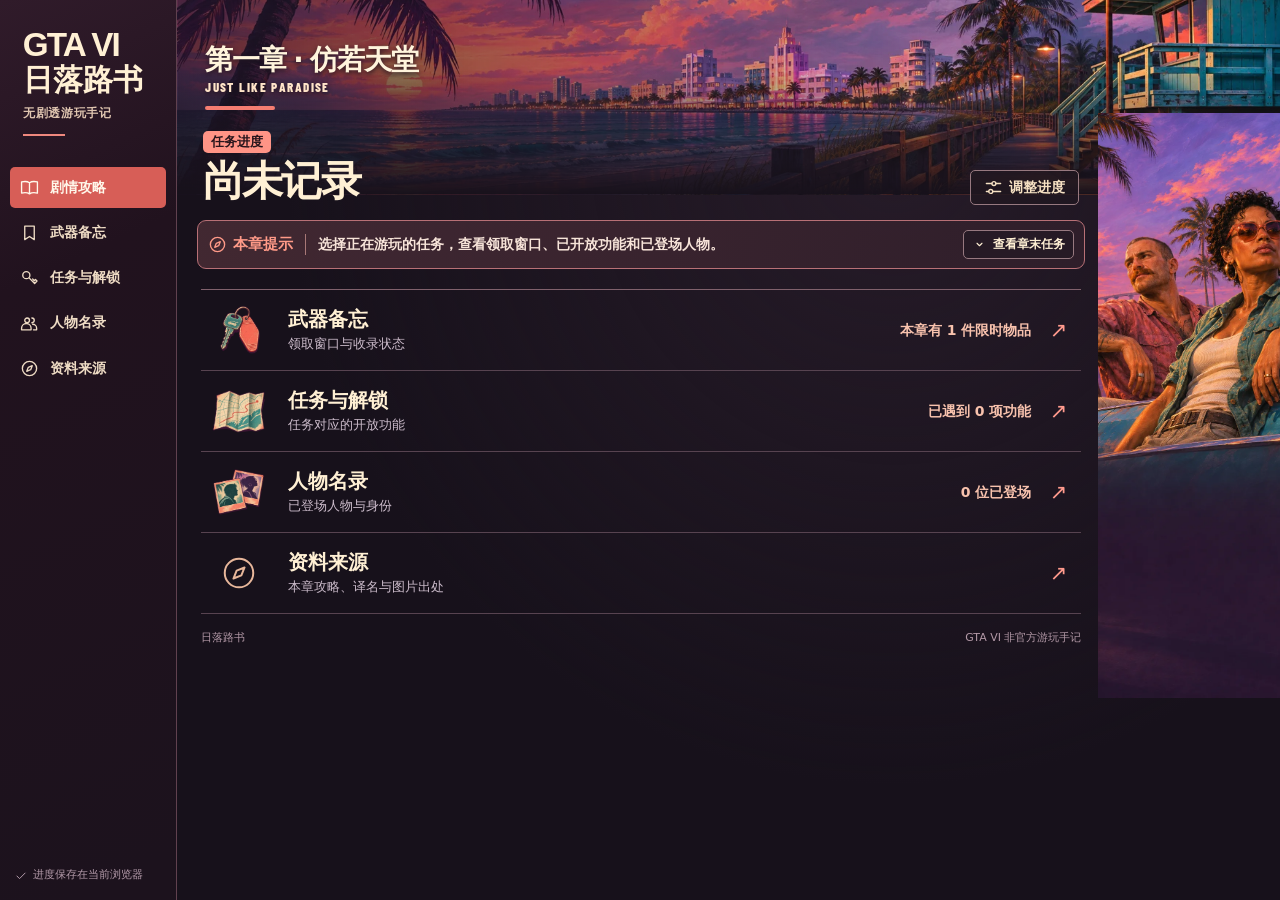
<file: public/index.html>
<!doctype html>
<html lang="zh-CN">
<head>
  <meta charset="utf-8">
  <meta name="viewport" content="width=device-width, initial-scale=1">
  <meta name="theme-color" content="#171223">
  <meta name="description" content="按当前章节和任务查看游玩提示、收集窗口与已登场人物。">
  <title>日落路书 · GTA VI 无剧透游玩手记</title>
  <link rel="icon" href="./assets/sunset.svg" type="image/svg+xml">
  <link rel="stylesheet" href="./style.css?v=c27040db05">
  <script defer src="./guide-data.js?v=90aa9e5026"></script>
  <script defer src="./app.js?v=c700e53a9c"></script>
</head>
<body data-page="chapter">
  <svg xmlns="http://www.w3.org/2000/svg" class="symbols" aria-hidden="true">
    <symbol id="i-people" viewBox="0 0 24 24"><circle cx="9" cy="8" r="3"/><path d="M2 20v-2a6 6 0 0 1 12 0v2Zm13-15a3 3 0 0 1 0 6m1 2a5 5 0 0 1 5 5v2h-4"/></symbol>
    <symbol id="i-menu" viewBox="0 0 24 24"><path d="M3 6h18M3 12h14M3 18h18"/></symbol>
    <symbol id="i-book" viewBox="0 0 24 24"><path d="M12 6c-3-2-6-2-10-1v14c4-1 7-1 10 1 3-2 6-2 10-1V5c-4-1-7-1-10 1Zm0 0v14"/></symbol>
    <symbol id="i-flag" viewBox="0 0 24 24"><path d="M5 21V4m0 1c4-4 9 3 15-1l-2 5 2 4c-6 4-10-3-15 1"/></symbol>
    <symbol id="i-slider" viewBox="0 0 24 24"><path d="M3 7h7m5 0h6M3 17h3m5 0h10"/><circle cx="12.5" cy="7" r="2.5"/><circle cx="8.5" cy="17" r="2.5"/></symbol>
    <symbol id="i-check" viewBox="0 0 24 24"><path d="m5 12 4.5 4.5L19 7"/></symbol>
    <symbol id="i-pin" viewBox="0 0 24 24"><path d="M19 10c0 5-7 11-7 11S5 15 5 10a7 7 0 1 1 14 0Z"/><circle cx="12" cy="10" r="2.4"/></symbol>
    <symbol id="i-mark" viewBox="0 0 24 24"><path d="M6 4h12v17l-6-4-6 4V4Z"/></symbol>
    <symbol id="i-chevron" viewBox="0 0 24 24"><path d="m8 10 4 4 4-4"/></symbol>
    <symbol id="i-x" viewBox="0 0 24 24"><path d="m6 6 12 12m0-12L6 18"/></symbol>
    <symbol id="i-eye" viewBox="0 0 24 24"><path d="M2 12s4-6 10-6 10 6 10 6-4 6-10 6S2 12 2 12Z"/><circle cx="12" cy="12" r="2.5"/></symbol>
    <symbol id="i-key" viewBox="0 0 24 24"><circle cx="8" cy="9" r="4.5"/><path d="m11.5 12.5 7 7 3-3-2-2-1.5 1.5-2-2"/></symbol>
    <symbol id="i-compass" viewBox="0 0 24 24"><circle cx="12" cy="12" r="9"/><path d="m15.5 8.5-2 5-5 2 2-5 5-2Z"/></symbol>
  </svg>
  <a class="skip" href="#main-content">跳到正文</a>
  <header class="sidebar" id="top">
    <div class="sidebar-top">
      <a class="wordmark" data-page-link="chapter" href="./" aria-label="GTA VI 日落路书首页"><span class="brand-game" lang="en">GTA VI</span><span class="brand-name">日落路书</span></a>
      <p class="brand-subtitle">无剧透游玩手记</p>
      <button class="menu-button" type="button" id="menu-toggle" aria-label="打开导航" aria-expanded="false" aria-controls="site-menu"><svg aria-hidden="true"><use href="#i-menu"/></svg></button>
    </div>
    <nav class="menu" id="site-menu" aria-label="站内导航" hidden>
      <a data-page-link="chapter" href="./" aria-current="page"><svg aria-hidden="true"><use href="#i-book"/></svg>剧情攻略</a>
      <a data-page-link="weapons" href="./weapons/"><svg aria-hidden="true"><use href="#i-mark"/></svg>武器备忘</a>
      <a data-page-link="missions" href="./missions/"><svg aria-hidden="true"><use href="#i-key"/></svg>任务与解锁</a>
      <a data-page-link="people" href="./people/"><svg aria-hidden="true"><use href="#i-people"/></svg>人物名录</a>
      <a data-page-link="references" href="./references/"><svg aria-hidden="true"><use href="#i-compass"/></svg>资料来源</a>
    </nav>
    <div class="side-foot"><svg aria-hidden="true"><use href="#i-check"/></svg>进度保存在当前浏览器</div>
  </header>
  <main class="desk" id="main-content" tabindex="-1">
    <div class="panorama" aria-hidden="true"></div>
    <div class="desk-grid">
      <div class="desk-core">
        <section id="chapter" aria-labelledby="current-mission">
          <div class="chapter-heading">
  <p><span id="chapter-index">第一章</span><span class="chapter-dot">·</span><span id="chapter-name">当前手记</span></p>
  <span id="chapter-original" lang="en"></span>
</div>
          <div class="mission-heading">
            <div class="mission-type"><p class="mission-tag" id="progress-label">当前任务</p><h1><span id="current-mission">尚未记录</span><span id="current-original" lang="en"></span></h1></div>
            <button type="button" class="edit" data-open><svg aria-hidden="true"><use href="#i-slider"/></svg>调整进度</button>
          </div>
          <div class="advice">
            <div class="advice-top">
              <span class="advice-label"><svg aria-hidden="true"><use href="#i-compass"/></svg>本章提示</span><div id="focus-note" class="focus-note" hidden></div>
              <button id="final-toggle" class="reveal" type="button" aria-expanded="false" aria-controls="final-note"><svg aria-hidden="true"><use href="#i-chevron"/></svg><span>查看章末任务</span></button>
            </div>
            <p id="final-note" class="final-note" hidden></p>
          </div>
        </section>
        <nav id="chapter-overview" class="overview" aria-label="本章栏目">
          <a class="overview-link" data-page-link="weapons" href="weapons/">
          <span class="overview-art"><img alt="" src="assets/marks/weapon.webp"></span>
          <span class="overview-name"><strong>武器备忘</strong><small>领取窗口与收录状态</small></span>
          <span class="overview-count" id="weapon-count"></span><span class="overview-arrow" aria-hidden="true">↗</span>
        </a>
<a class="overview-link" data-page-link="missions" href="missions/">
          <span class="overview-art"><img alt="" src="assets/marks/mission.webp"></span>
          <span class="overview-name"><strong>任务与解锁</strong><small>任务对应的开放功能</small></span>
          <span class="overview-count" id="mission-count"></span><span class="overview-arrow" aria-hidden="true">↗</span>
        </a>
<a class="overview-link" data-page-link="people" href="people/">
          <span class="overview-art"><img alt="" src="assets/marks/people.webp"></span>
          <span class="overview-name"><strong>人物名录</strong><small>已登场人物与身份</small></span>
          <span class="overview-count" id="people-count"></span><span class="overview-arrow" aria-hidden="true">↗</span>
        </a>
<a class="overview-link" data-page-link="references" href="references/">
          <span class="overview-art"><svg aria-hidden="true"><use href="#i-compass"/></svg></span>
          <span class="overview-name"><strong>资料来源</strong><small>本章攻略、译名与图片出处</small></span>
          <span class="overview-arrow" aria-hidden="true">↗</span>
        </a>
        </nav>
        <footer class="footer"><span>日落路书</span><span>GTA VI 非官方游玩手记</span></footer>
      </div>
      <aside id="portrait-rail" class="portrait-rail" aria-label="本章人物图册"></aside>
    </div>
  </main>
  <dialog id="progress-dialog" aria-labelledby="dialog-title">
    <form id="progress-form">
      <header class="dialog-header"><div><p class="kicker" lang="en">Playthrough</p><h2 id="dialog-title">我的进度</h2></div><button type="button" id="dismiss" aria-label="关闭"><svg><use href="#i-x"/></svg></button></header>
      <div class="dialog-scroll">
        <label class="input-caption" for="chapter-select">当前章节</label><div class="select-wrap"><select id="chapter-select"></select><svg><use href="#i-chevron"/></svg></div>
        <label class="input-caption" for="active-select">正在进行的任务</label><div class="select-wrap"><select id="active-select"></select><svg><use href="#i-chevron"/></svg></div>
        <label class="input-caption" for="lang-select">游戏内译名</label><div class="select-wrap"><select id="lang-select"><option value="zh-Hans">简体中文</option><option value="zh-Hant">繁體中文</option></select><svg><use href="#i-chevron"/></svg></div>
        <fieldset><legend>已完成的任务</legend><p class="muted">选择当前任务即可更新手记。这里可以单独记录已完成的任务。</p><div id="checklist"></div></fieldset>
      </div>
      <div class="dialog-actions"><button type="button" class="secondary" id="cancel">取消</button><button type="submit" class="primary">保存进度</button></div>
    </form>
  </dialog>
  <div id="live" class="toast" role="status" aria-live="polite"></div>
  <noscript>请启用 JavaScript 以查看本章手记并在当前浏览器记录进度。</noscript>
</body>
</html>
</file>
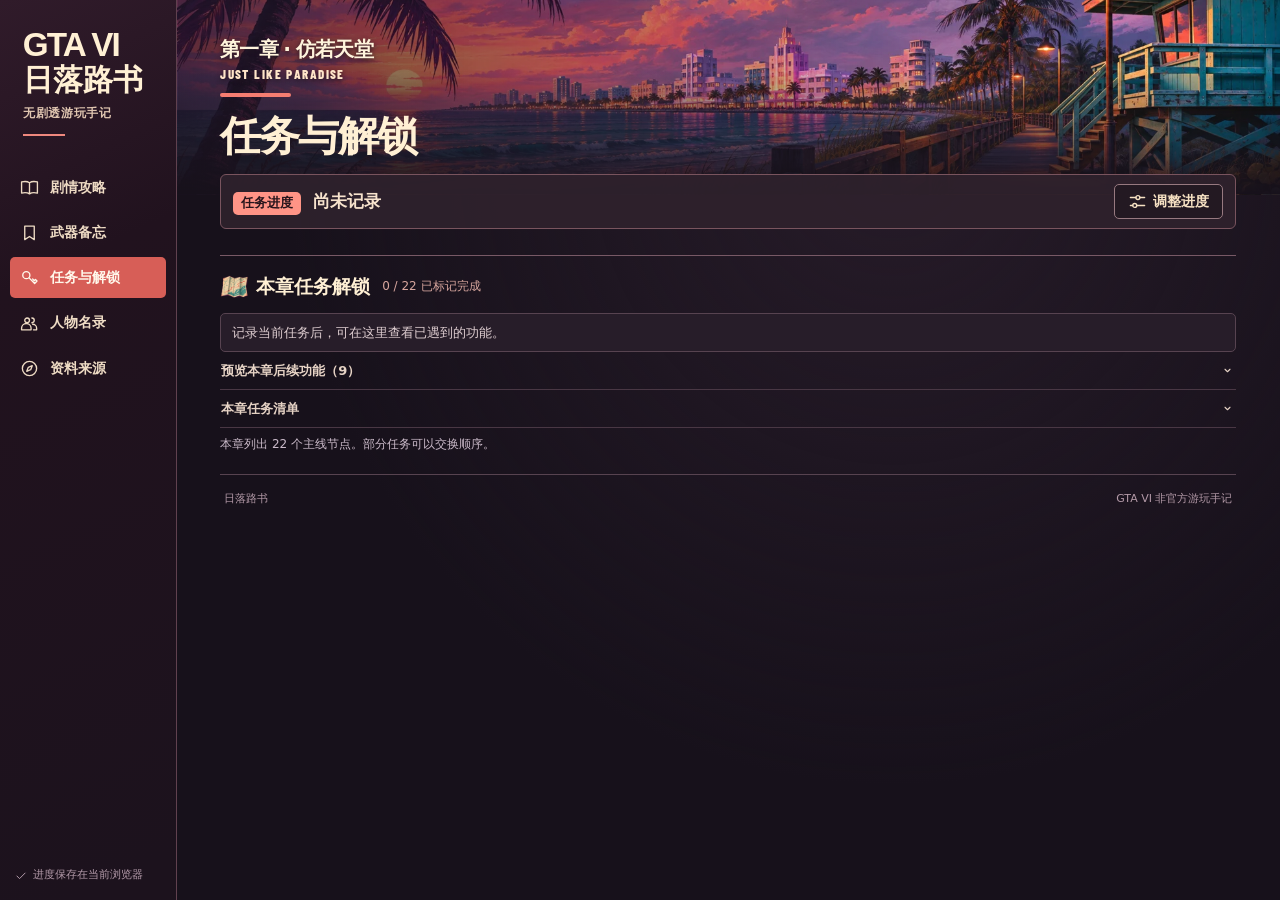
<file: public/missions/index.html>
<!doctype html>
<html lang="zh-CN">
<head>
  <meta charset="utf-8">
  <meta name="viewport" content="width=device-width, initial-scale=1">
  <meta name="theme-color" content="#171223">
  <meta name="description" content="按游玩进度查看任务开放的功能，并核对本章任务清单。">
  <title>任务与解锁 · 日落路书</title>
  <link rel="icon" href="../assets/sunset.svg" type="image/svg+xml">
  <link rel="stylesheet" href="../style.css?v=c27040db05">
  <script defer src="../guide-data.js?v=90aa9e5026"></script>
  <script defer src="../app.js?v=c700e53a9c"></script>
</head>
<body data-page="missions">
  <svg xmlns="http://www.w3.org/2000/svg" class="symbols" aria-hidden="true">
    <symbol id="i-people" viewBox="0 0 24 24"><circle cx="9" cy="8" r="3"/><path d="M2 20v-2a6 6 0 0 1 12 0v2Zm13-15a3 3 0 0 1 0 6m1 2a5 5 0 0 1 5 5v2h-4"/></symbol>
    <symbol id="i-menu" viewBox="0 0 24 24"><path d="M3 6h18M3 12h14M3 18h18"/></symbol>
    <symbol id="i-book" viewBox="0 0 24 24"><path d="M12 6c-3-2-6-2-10-1v14c4-1 7-1 10 1 3-2 6-2 10-1V5c-4-1-7-1-10 1Zm0 0v14"/></symbol>
    <symbol id="i-flag" viewBox="0 0 24 24"><path d="M5 21V4m0 1c4-4 9 3 15-1l-2 5 2 4c-6 4-10-3-15 1"/></symbol>
    <symbol id="i-slider" viewBox="0 0 24 24"><path d="M3 7h7m5 0h6M3 17h3m5 0h10"/><circle cx="12.5" cy="7" r="2.5"/><circle cx="8.5" cy="17" r="2.5"/></symbol>
    <symbol id="i-check" viewBox="0 0 24 24"><path d="m5 12 4.5 4.5L19 7"/></symbol>
    <symbol id="i-pin" viewBox="0 0 24 24"><path d="M19 10c0 5-7 11-7 11S5 15 5 10a7 7 0 1 1 14 0Z"/><circle cx="12" cy="10" r="2.4"/></symbol>
    <symbol id="i-mark" viewBox="0 0 24 24"><path d="M6 4h12v17l-6-4-6 4V4Z"/></symbol>
    <symbol id="i-chevron" viewBox="0 0 24 24"><path d="m8 10 4 4 4-4"/></symbol>
    <symbol id="i-x" viewBox="0 0 24 24"><path d="m6 6 12 12m0-12L6 18"/></symbol>
    <symbol id="i-eye" viewBox="0 0 24 24"><path d="M2 12s4-6 10-6 10 6 10 6-4 6-10 6S2 12 2 12Z"/><circle cx="12" cy="12" r="2.5"/></symbol>
    <symbol id="i-key" viewBox="0 0 24 24"><circle cx="8" cy="9" r="4.5"/><path d="m11.5 12.5 7 7 3-3-2-2-1.5 1.5-2-2"/></symbol>
    <symbol id="i-compass" viewBox="0 0 24 24"><circle cx="12" cy="12" r="9"/><path d="m15.5 8.5-2 5-5 2 2-5 5-2Z"/></symbol>
  </svg>
  <a class="skip" href="#main-content">跳到正文</a>
  <header class="sidebar" id="top">
    <div class="sidebar-top">
      <a class="wordmark" data-page-link="chapter" href="../" aria-label="GTA VI 日落路书首页"><span class="brand-game" lang="en">GTA VI</span><span class="brand-name">日落路书</span></a>
      <p class="brand-subtitle">无剧透游玩手记</p>
      <button class="menu-button" type="button" id="menu-toggle" aria-label="打开导航" aria-expanded="false" aria-controls="site-menu"><svg aria-hidden="true"><use href="#i-menu"/></svg></button>
    </div>
    <nav class="menu" id="site-menu" aria-label="站内导航" hidden>
      <a data-page-link="chapter" href="../"><svg aria-hidden="true"><use href="#i-book"/></svg>剧情攻略</a>
      <a data-page-link="weapons" href="../weapons/"><svg aria-hidden="true"><use href="#i-mark"/></svg>武器备忘</a>
      <a data-page-link="missions" href="../missions/" aria-current="page"><svg aria-hidden="true"><use href="#i-key"/></svg>任务与解锁</a>
      <a data-page-link="people" href="../people/"><svg aria-hidden="true"><use href="#i-people"/></svg>人物名录</a>
      <a data-page-link="references" href="../references/"><svg aria-hidden="true"><use href="#i-compass"/></svg>资料来源</a>
    </nav>
    <div class="side-foot"><svg aria-hidden="true"><use href="#i-check"/></svg>进度保存在当前浏览器</div>
  </header>
  <main class="desk" id="main-content" tabindex="-1">
    <div class="panorama" aria-hidden="true"></div>
    <div class="folio">
      <header class="folio-header">
        <div class="chapter-heading">
  <p><span id="chapter-index">第一章</span><span class="chapter-dot">·</span><span id="chapter-name">当前手记</span></p>
  <span id="chapter-original" lang="en"></span>
</div>
        <h1>任务与解锁</h1>
        <div class="folio-progress">
          <div class="progress-context"><span class="mission-tag" id="progress-label">当前任务</span><p><span id="current-mission">尚未记录</span><span id="current-original" lang="en"></span></p></div>
          <button type="button" class="edit" data-open><svg aria-hidden="true"><use href="#i-slider"/></svg>调整进度</button>
        </div>
      </header>
      <section class="folio-section" id="missions" aria-labelledby="section-title">
        <div class="folio-section-head"><h2 id="section-title"><img alt="" src="../assets/marks/mission.webp">本章任务解锁</h2><span class="section-count" id="mission-count"></span></div>
        <div id="unlock-list"></div><details class="disclosure" id="all-missions"><summary>本章任务清单<svg aria-hidden="true"><use href="#i-chevron"/></svg></summary><div id="mission-list"></div></details><p class="context-note" id="chapter-note" hidden></p><button class="secondary next-chapter" type="button" id="next-chapter" hidden>已进入下一章</button>
      </section>
      <footer class="footer"><span>日落路书</span><span>GTA VI 非官方游玩手记</span></footer>
    </div>
  </main>
  <dialog id="progress-dialog" aria-labelledby="dialog-title">
    <form id="progress-form">
      <header class="dialog-header"><div><p class="kicker" lang="en">Playthrough</p><h2 id="dialog-title">我的进度</h2></div><button type="button" id="dismiss" aria-label="关闭"><svg><use href="#i-x"/></svg></button></header>
      <div class="dialog-scroll">
        <label class="input-caption" for="chapter-select">当前章节</label><div class="select-wrap"><select id="chapter-select"></select><svg><use href="#i-chevron"/></svg></div>
        <label class="input-caption" for="active-select">正在进行的任务</label><div class="select-wrap"><select id="active-select"></select><svg><use href="#i-chevron"/></svg></div>
        <label class="input-caption" for="lang-select">游戏内译名</label><div class="select-wrap"><select id="lang-select"><option value="zh-Hans">简体中文</option><option value="zh-Hant">繁體中文</option></select><svg><use href="#i-chevron"/></svg></div>
        <fieldset><legend>已完成的任务</legend><p class="muted">选择当前任务即可更新手记。这里可以单独记录已完成的任务。</p><div id="checklist"></div></fieldset>
      </div>
      <div class="dialog-actions"><button type="button" class="secondary" id="cancel">取消</button><button type="submit" class="primary">保存进度</button></div>
    </form>
  </dialog>
  <div id="live" class="toast" role="status" aria-live="polite"></div>
  <noscript>请启用 JavaScript 以查看本章手记并在当前浏览器记录进度。</noscript>
</body>
</html>
</file>
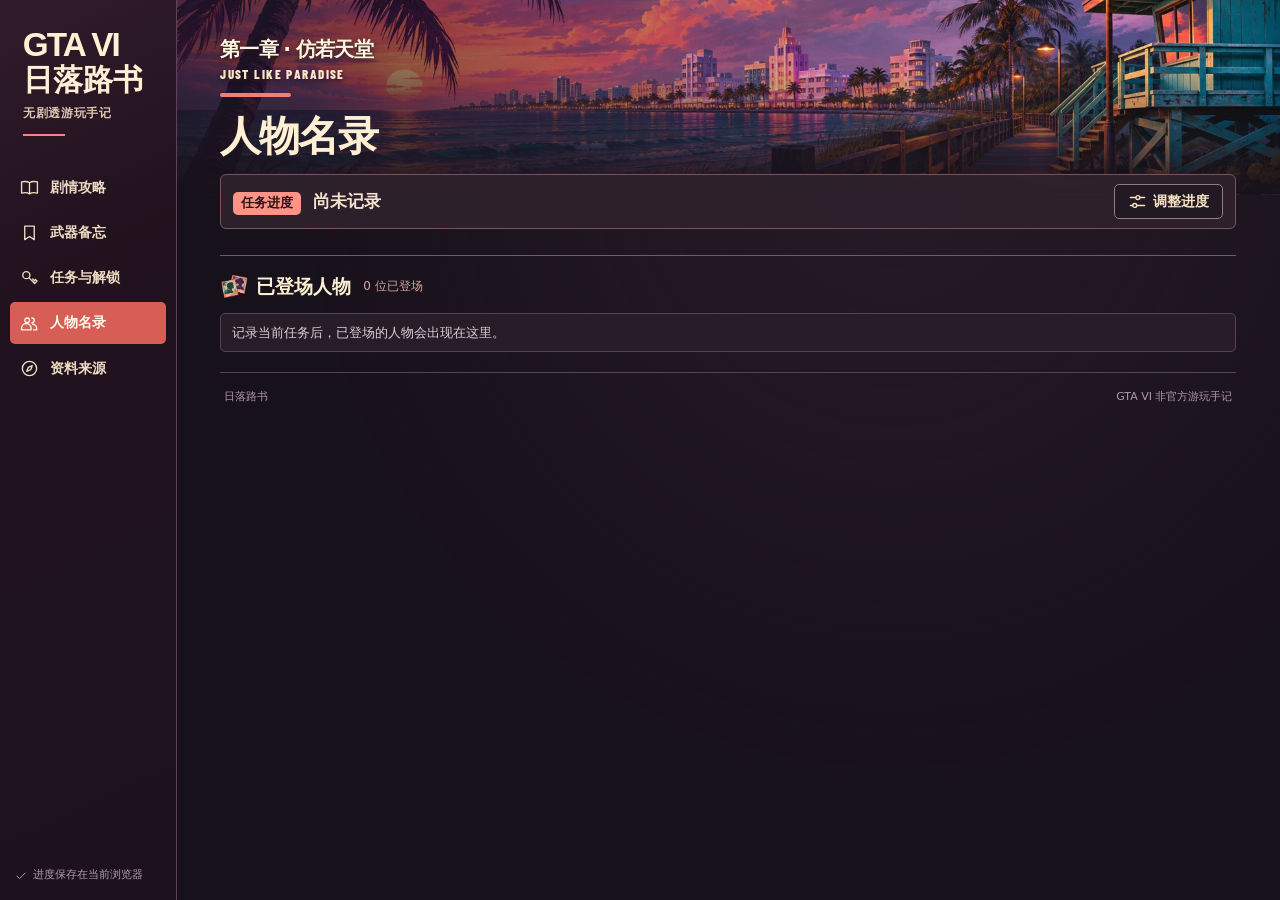
<file: public/people/index.html>
<!doctype html>
<html lang="zh-CN">
<head>
  <meta charset="utf-8">
  <meta name="viewport" content="width=device-width, initial-scale=1">
  <meta name="theme-color" content="#171223">
  <meta name="description" content="按当前游玩进度查看已登场人物的中英文姓名、头像与相关资料。">
  <title>人物名录 · 日落路书</title>
  <link rel="icon" href="../assets/sunset.svg" type="image/svg+xml">
  <link rel="stylesheet" href="../style.css?v=c27040db05">
  <script defer src="../guide-data.js?v=90aa9e5026"></script>
  <script defer src="../app.js?v=c700e53a9c"></script>
</head>
<body data-page="people">
  <svg xmlns="http://www.w3.org/2000/svg" class="symbols" aria-hidden="true">
    <symbol id="i-people" viewBox="0 0 24 24"><circle cx="9" cy="8" r="3"/><path d="M2 20v-2a6 6 0 0 1 12 0v2Zm13-15a3 3 0 0 1 0 6m1 2a5 5 0 0 1 5 5v2h-4"/></symbol>
    <symbol id="i-menu" viewBox="0 0 24 24"><path d="M3 6h18M3 12h14M3 18h18"/></symbol>
    <symbol id="i-book" viewBox="0 0 24 24"><path d="M12 6c-3-2-6-2-10-1v14c4-1 7-1 10 1 3-2 6-2 10-1V5c-4-1-7-1-10 1Zm0 0v14"/></symbol>
    <symbol id="i-flag" viewBox="0 0 24 24"><path d="M5 21V4m0 1c4-4 9 3 15-1l-2 5 2 4c-6 4-10-3-15 1"/></symbol>
    <symbol id="i-slider" viewBox="0 0 24 24"><path d="M3 7h7m5 0h6M3 17h3m5 0h10"/><circle cx="12.5" cy="7" r="2.5"/><circle cx="8.5" cy="17" r="2.5"/></symbol>
    <symbol id="i-check" viewBox="0 0 24 24"><path d="m5 12 4.5 4.5L19 7"/></symbol>
    <symbol id="i-pin" viewBox="0 0 24 24"><path d="M19 10c0 5-7 11-7 11S5 15 5 10a7 7 0 1 1 14 0Z"/><circle cx="12" cy="10" r="2.4"/></symbol>
    <symbol id="i-mark" viewBox="0 0 24 24"><path d="M6 4h12v17l-6-4-6 4V4Z"/></symbol>
    <symbol id="i-chevron" viewBox="0 0 24 24"><path d="m8 10 4 4 4-4"/></symbol>
    <symbol id="i-x" viewBox="0 0 24 24"><path d="m6 6 12 12m0-12L6 18"/></symbol>
    <symbol id="i-eye" viewBox="0 0 24 24"><path d="M2 12s4-6 10-6 10 6 10 6-4 6-10 6S2 12 2 12Z"/><circle cx="12" cy="12" r="2.5"/></symbol>
    <symbol id="i-key" viewBox="0 0 24 24"><circle cx="8" cy="9" r="4.5"/><path d="m11.5 12.5 7 7 3-3-2-2-1.5 1.5-2-2"/></symbol>
    <symbol id="i-compass" viewBox="0 0 24 24"><circle cx="12" cy="12" r="9"/><path d="m15.5 8.5-2 5-5 2 2-5 5-2Z"/></symbol>
  </svg>
  <a class="skip" href="#main-content">跳到正文</a>
  <header class="sidebar" id="top">
    <div class="sidebar-top">
      <a class="wordmark" data-page-link="chapter" href="../" aria-label="GTA VI 日落路书首页"><span class="brand-game" lang="en">GTA VI</span><span class="brand-name">日落路书</span></a>
      <p class="brand-subtitle">无剧透游玩手记</p>
      <button class="menu-button" type="button" id="menu-toggle" aria-label="打开导航" aria-expanded="false" aria-controls="site-menu"><svg aria-hidden="true"><use href="#i-menu"/></svg></button>
    </div>
    <nav class="menu" id="site-menu" aria-label="站内导航" hidden>
      <a data-page-link="chapter" href="../"><svg aria-hidden="true"><use href="#i-book"/></svg>剧情攻略</a>
      <a data-page-link="weapons" href="../weapons/"><svg aria-hidden="true"><use href="#i-mark"/></svg>武器备忘</a>
      <a data-page-link="missions" href="../missions/"><svg aria-hidden="true"><use href="#i-key"/></svg>任务与解锁</a>
      <a data-page-link="people" href="../people/" aria-current="page"><svg aria-hidden="true"><use href="#i-people"/></svg>人物名录</a>
      <a data-page-link="references" href="../references/"><svg aria-hidden="true"><use href="#i-compass"/></svg>资料来源</a>
    </nav>
    <div class="side-foot"><svg aria-hidden="true"><use href="#i-check"/></svg>进度保存在当前浏览器</div>
  </header>
  <main class="desk" id="main-content" tabindex="-1">
    <div class="panorama" aria-hidden="true"></div>
    <div class="folio">
      <header class="folio-header">
        <div class="chapter-heading">
  <p><span id="chapter-index">第一章</span><span class="chapter-dot">·</span><span id="chapter-name">当前手记</span></p>
  <span id="chapter-original" lang="en"></span>
</div>
        <h1>人物名录</h1>
        <div class="folio-progress">
          <div class="progress-context"><span class="mission-tag" id="progress-label">当前任务</span><p><span id="current-mission">尚未记录</span><span id="current-original" lang="en"></span></p></div>
          <button type="button" class="edit" data-open><svg aria-hidden="true"><use href="#i-slider"/></svg>调整进度</button>
        </div>
      </header>
      <section class="folio-section" id="people" aria-labelledby="section-title">
        <div class="folio-section-head"><h2 id="section-title"><img alt="" src="../assets/marks/people.webp">已登场人物</h2><span class="section-count" id="people-count"></span></div>
        <div id="people-list" class="people-list"></div>
      </section>
      <footer class="footer"><span>日落路书</span><span>GTA VI 非官方游玩手记</span></footer>
    </div>
  </main>
  <dialog id="progress-dialog" aria-labelledby="dialog-title">
    <form id="progress-form">
      <header class="dialog-header"><div><p class="kicker" lang="en">Playthrough</p><h2 id="dialog-title">我的进度</h2></div><button type="button" id="dismiss" aria-label="关闭"><svg><use href="#i-x"/></svg></button></header>
      <div class="dialog-scroll">
        <label class="input-caption" for="chapter-select">当前章节</label><div class="select-wrap"><select id="chapter-select"></select><svg><use href="#i-chevron"/></svg></div>
        <label class="input-caption" for="active-select">正在进行的任务</label><div class="select-wrap"><select id="active-select"></select><svg><use href="#i-chevron"/></svg></div>
        <label class="input-caption" for="lang-select">游戏内译名</label><div class="select-wrap"><select id="lang-select"><option value="zh-Hans">简体中文</option><option value="zh-Hant">繁體中文</option></select><svg><use href="#i-chevron"/></svg></div>
        <fieldset><legend>已完成的任务</legend><p class="muted">选择当前任务即可更新手记。这里可以单独记录已完成的任务。</p><div id="checklist"></div></fieldset>
      </div>
      <div class="dialog-actions"><button type="button" class="secondary" id="cancel">取消</button><button type="submit" class="primary">保存进度</button></div>
    </form>
  </dialog>
  <div id="live" class="toast" role="status" aria-live="polite"></div>
  <noscript>请启用 JavaScript 以查看本章手记并在当前浏览器记录进度。</noscript>
</body>
</html>
</file>
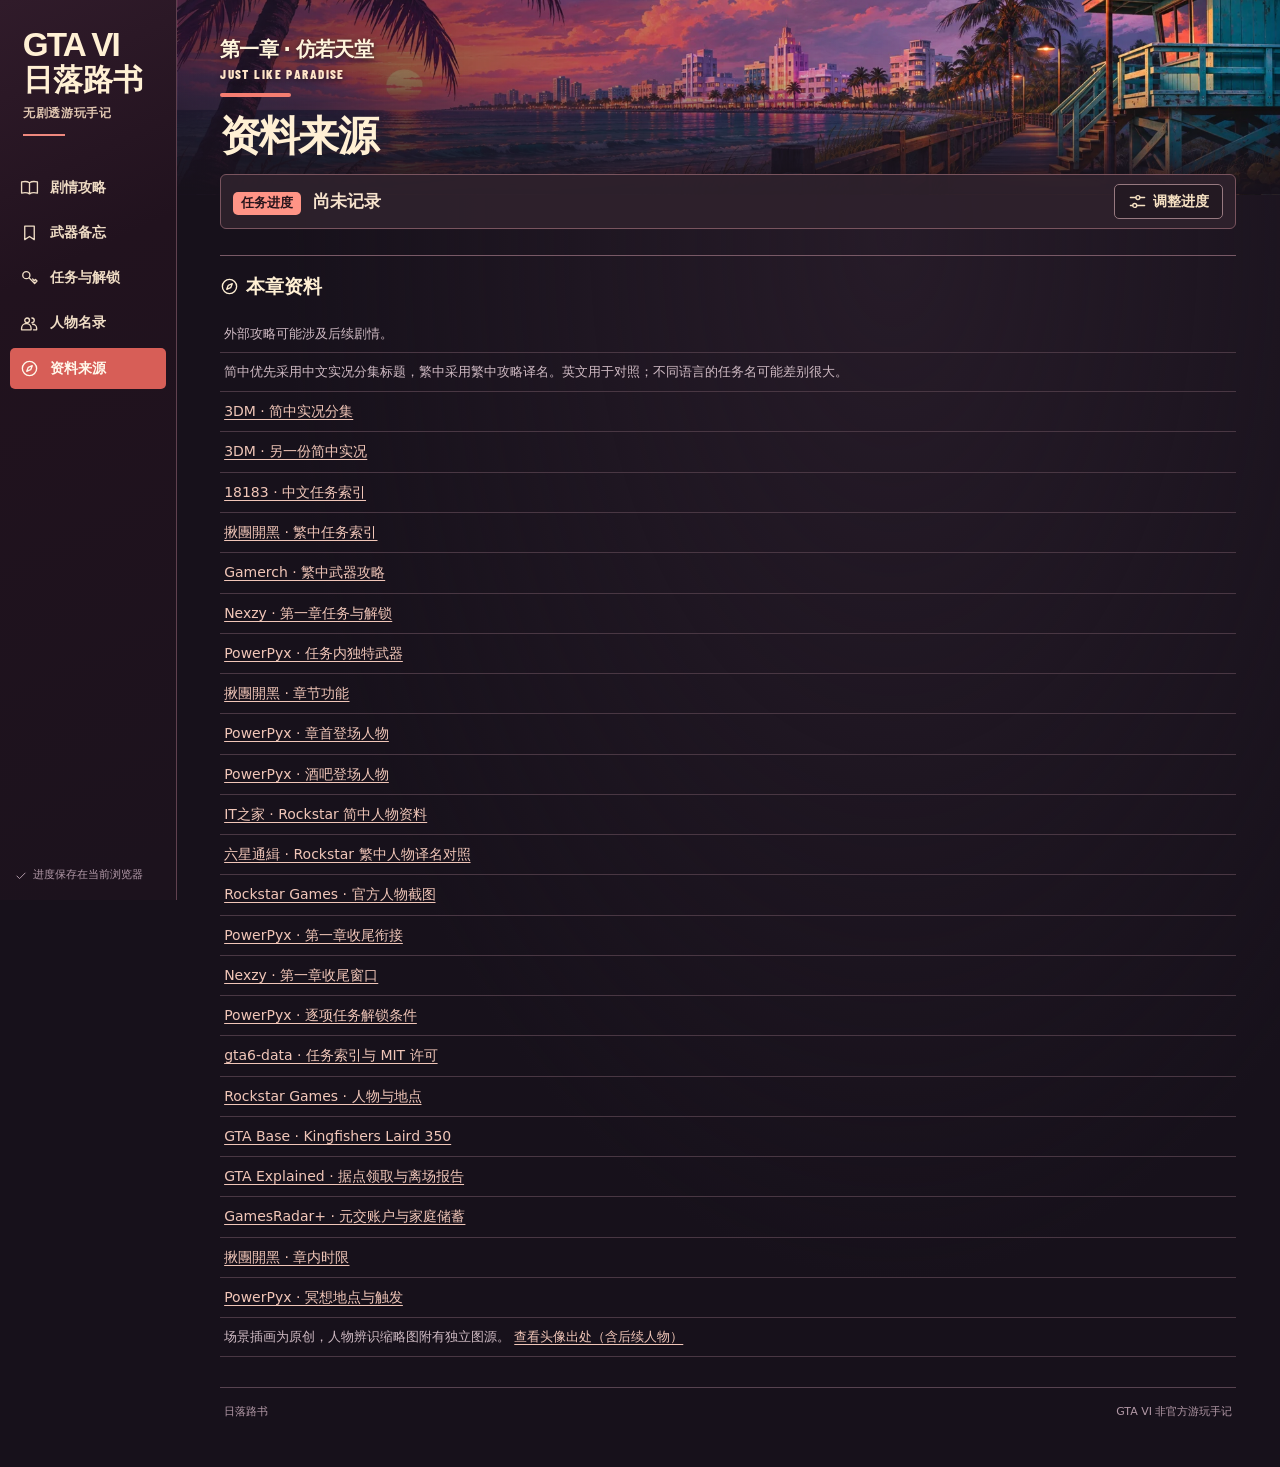
<file: public/references/index.html>
<!doctype html>
<html lang="zh-CN">
<head>
  <meta charset="utf-8">
  <meta name="viewport" content="width=device-width, initial-scale=1">
  <meta name="theme-color" content="#171223">
  <meta name="description" content="查阅本章使用的中文译名、攻略资料与人物头像出处。">
  <title>资料来源 · 日落路书</title>
  <link rel="icon" href="../assets/sunset.svg" type="image/svg+xml">
  <link rel="stylesheet" href="../style.css?v=c27040db05">
  <script defer src="../guide-data.js?v=90aa9e5026"></script>
  <script defer src="../app.js?v=c700e53a9c"></script>
</head>
<body data-page="references">
  <svg xmlns="http://www.w3.org/2000/svg" class="symbols" aria-hidden="true">
    <symbol id="i-people" viewBox="0 0 24 24"><circle cx="9" cy="8" r="3"/><path d="M2 20v-2a6 6 0 0 1 12 0v2Zm13-15a3 3 0 0 1 0 6m1 2a5 5 0 0 1 5 5v2h-4"/></symbol>
    <symbol id="i-menu" viewBox="0 0 24 24"><path d="M3 6h18M3 12h14M3 18h18"/></symbol>
    <symbol id="i-book" viewBox="0 0 24 24"><path d="M12 6c-3-2-6-2-10-1v14c4-1 7-1 10 1 3-2 6-2 10-1V5c-4-1-7-1-10 1Zm0 0v14"/></symbol>
    <symbol id="i-flag" viewBox="0 0 24 24"><path d="M5 21V4m0 1c4-4 9 3 15-1l-2 5 2 4c-6 4-10-3-15 1"/></symbol>
    <symbol id="i-slider" viewBox="0 0 24 24"><path d="M3 7h7m5 0h6M3 17h3m5 0h10"/><circle cx="12.5" cy="7" r="2.5"/><circle cx="8.5" cy="17" r="2.5"/></symbol>
    <symbol id="i-check" viewBox="0 0 24 24"><path d="m5 12 4.5 4.5L19 7"/></symbol>
    <symbol id="i-pin" viewBox="0 0 24 24"><path d="M19 10c0 5-7 11-7 11S5 15 5 10a7 7 0 1 1 14 0Z"/><circle cx="12" cy="10" r="2.4"/></symbol>
    <symbol id="i-mark" viewBox="0 0 24 24"><path d="M6 4h12v17l-6-4-6 4V4Z"/></symbol>
    <symbol id="i-chevron" viewBox="0 0 24 24"><path d="m8 10 4 4 4-4"/></symbol>
    <symbol id="i-x" viewBox="0 0 24 24"><path d="m6 6 12 12m0-12L6 18"/></symbol>
    <symbol id="i-eye" viewBox="0 0 24 24"><path d="M2 12s4-6 10-6 10 6 10 6-4 6-10 6S2 12 2 12Z"/><circle cx="12" cy="12" r="2.5"/></symbol>
    <symbol id="i-key" viewBox="0 0 24 24"><circle cx="8" cy="9" r="4.5"/><path d="m11.5 12.5 7 7 3-3-2-2-1.5 1.5-2-2"/></symbol>
    <symbol id="i-compass" viewBox="0 0 24 24"><circle cx="12" cy="12" r="9"/><path d="m15.5 8.5-2 5-5 2 2-5 5-2Z"/></symbol>
  </svg>
  <a class="skip" href="#main-content">跳到正文</a>
  <header class="sidebar" id="top">
    <div class="sidebar-top">
      <a class="wordmark" data-page-link="chapter" href="../" aria-label="GTA VI 日落路书首页"><span class="brand-game" lang="en">GTA VI</span><span class="brand-name">日落路书</span></a>
      <p class="brand-subtitle">无剧透游玩手记</p>
      <button class="menu-button" type="button" id="menu-toggle" aria-label="打开导航" aria-expanded="false" aria-controls="site-menu"><svg aria-hidden="true"><use href="#i-menu"/></svg></button>
    </div>
    <nav class="menu" id="site-menu" aria-label="站内导航" hidden>
      <a data-page-link="chapter" href="../"><svg aria-hidden="true"><use href="#i-book"/></svg>剧情攻略</a>
      <a data-page-link="weapons" href="../weapons/"><svg aria-hidden="true"><use href="#i-mark"/></svg>武器备忘</a>
      <a data-page-link="missions" href="../missions/"><svg aria-hidden="true"><use href="#i-key"/></svg>任务与解锁</a>
      <a data-page-link="people" href="../people/"><svg aria-hidden="true"><use href="#i-people"/></svg>人物名录</a>
      <a data-page-link="references" href="../references/" aria-current="page"><svg aria-hidden="true"><use href="#i-compass"/></svg>资料来源</a>
    </nav>
    <div class="side-foot"><svg aria-hidden="true"><use href="#i-check"/></svg>进度保存在当前浏览器</div>
  </header>
  <main class="desk" id="main-content" tabindex="-1">
    <div class="panorama" aria-hidden="true"></div>
    <div class="folio">
      <header class="folio-header">
        <div class="chapter-heading">
  <p><span id="chapter-index">第一章</span><span class="chapter-dot">·</span><span id="chapter-name">当前手记</span></p>
  <span id="chapter-original" lang="en"></span>
</div>
        <h1>资料来源</h1>
        <div class="folio-progress">
          <div class="progress-context"><span class="mission-tag" id="progress-label">当前任务</span><p><span id="current-mission">尚未记录</span><span id="current-original" lang="en"></span></p></div>
          <button type="button" class="edit" data-open><svg aria-hidden="true"><use href="#i-slider"/></svg>调整进度</button>
        </div>
      </header>
      <section class="folio-section" id="references" aria-labelledby="section-title">
        <div class="folio-section-head"><h2 id="section-title"><svg aria-hidden="true"><use href="#i-compass"/></svg>本章资料</h2></div>
        <div id="sources"></div>
      </section>
      <footer class="footer"><span>日落路书</span><span>GTA VI 非官方游玩手记</span></footer>
    </div>
  </main>
  <dialog id="progress-dialog" aria-labelledby="dialog-title">
    <form id="progress-form">
      <header class="dialog-header"><div><p class="kicker" lang="en">Playthrough</p><h2 id="dialog-title">我的进度</h2></div><button type="button" id="dismiss" aria-label="关闭"><svg><use href="#i-x"/></svg></button></header>
      <div class="dialog-scroll">
        <label class="input-caption" for="chapter-select">当前章节</label><div class="select-wrap"><select id="chapter-select"></select><svg><use href="#i-chevron"/></svg></div>
        <label class="input-caption" for="active-select">正在进行的任务</label><div class="select-wrap"><select id="active-select"></select><svg><use href="#i-chevron"/></svg></div>
        <label class="input-caption" for="lang-select">游戏内译名</label><div class="select-wrap"><select id="lang-select"><option value="zh-Hans">简体中文</option><option value="zh-Hant">繁體中文</option></select><svg><use href="#i-chevron"/></svg></div>
        <fieldset><legend>已完成的任务</legend><p class="muted">选择当前任务即可更新手记。这里可以单独记录已完成的任务。</p><div id="checklist"></div></fieldset>
      </div>
      <div class="dialog-actions"><button type="button" class="secondary" id="cancel">取消</button><button type="submit" class="primary">保存进度</button></div>
    </form>
  </dialog>
  <div id="live" class="toast" role="status" aria-live="polite"></div>
  <noscript>请启用 JavaScript 以查看本章手记并在当前浏览器记录进度。</noscript>
</body>
</html>
</file>
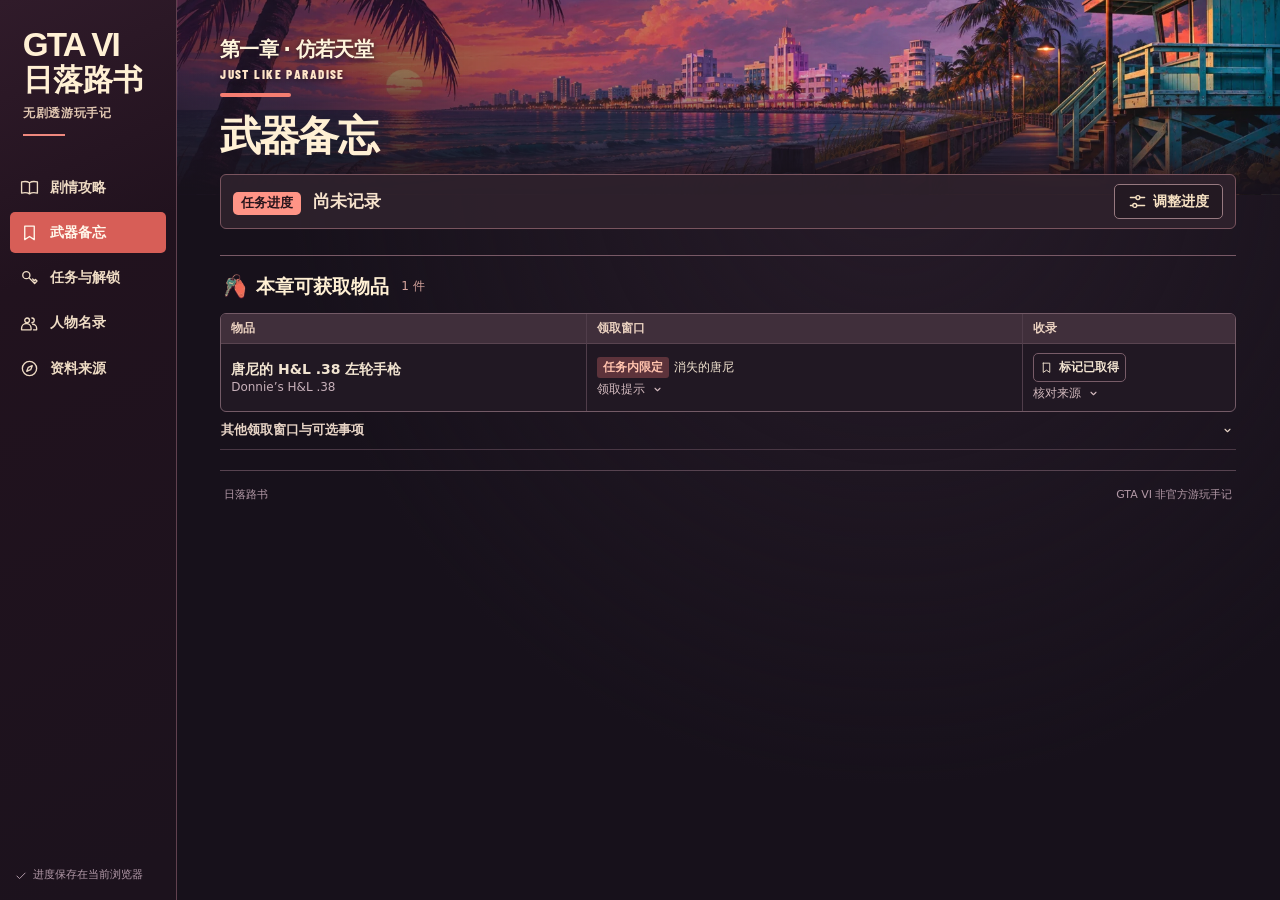
<file: public/weapons/index.html>
<!doctype html>
<html lang="zh-CN">
<head>
  <meta charset="utf-8">
  <meta name="viewport" content="width=device-width, initial-scale=1">
  <meta name="theme-color" content="#171223">
  <meta name="description" content="核对本章限定武器的领取任务、截止窗口，并标记已经取得的物品。">
  <title>武器备忘 · 日落路书</title>
  <link rel="icon" href="../assets/sunset.svg" type="image/svg+xml">
  <link rel="stylesheet" href="../style.css?v=c27040db05">
  <script defer src="../guide-data.js?v=90aa9e5026"></script>
  <script defer src="../app.js?v=c700e53a9c"></script>
</head>
<body data-page="weapons">
  <svg xmlns="http://www.w3.org/2000/svg" class="symbols" aria-hidden="true">
    <symbol id="i-people" viewBox="0 0 24 24"><circle cx="9" cy="8" r="3"/><path d="M2 20v-2a6 6 0 0 1 12 0v2Zm13-15a3 3 0 0 1 0 6m1 2a5 5 0 0 1 5 5v2h-4"/></symbol>
    <symbol id="i-menu" viewBox="0 0 24 24"><path d="M3 6h18M3 12h14M3 18h18"/></symbol>
    <symbol id="i-book" viewBox="0 0 24 24"><path d="M12 6c-3-2-6-2-10-1v14c4-1 7-1 10 1 3-2 6-2 10-1V5c-4-1-7-1-10 1Zm0 0v14"/></symbol>
    <symbol id="i-flag" viewBox="0 0 24 24"><path d="M5 21V4m0 1c4-4 9 3 15-1l-2 5 2 4c-6 4-10-3-15 1"/></symbol>
    <symbol id="i-slider" viewBox="0 0 24 24"><path d="M3 7h7m5 0h6M3 17h3m5 0h10"/><circle cx="12.5" cy="7" r="2.5"/><circle cx="8.5" cy="17" r="2.5"/></symbol>
    <symbol id="i-check" viewBox="0 0 24 24"><path d="m5 12 4.5 4.5L19 7"/></symbol>
    <symbol id="i-pin" viewBox="0 0 24 24"><path d="M19 10c0 5-7 11-7 11S5 15 5 10a7 7 0 1 1 14 0Z"/><circle cx="12" cy="10" r="2.4"/></symbol>
    <symbol id="i-mark" viewBox="0 0 24 24"><path d="M6 4h12v17l-6-4-6 4V4Z"/></symbol>
    <symbol id="i-chevron" viewBox="0 0 24 24"><path d="m8 10 4 4 4-4"/></symbol>
    <symbol id="i-x" viewBox="0 0 24 24"><path d="m6 6 12 12m0-12L6 18"/></symbol>
    <symbol id="i-eye" viewBox="0 0 24 24"><path d="M2 12s4-6 10-6 10 6 10 6-4 6-10 6S2 12 2 12Z"/><circle cx="12" cy="12" r="2.5"/></symbol>
    <symbol id="i-key" viewBox="0 0 24 24"><circle cx="8" cy="9" r="4.5"/><path d="m11.5 12.5 7 7 3-3-2-2-1.5 1.5-2-2"/></symbol>
    <symbol id="i-compass" viewBox="0 0 24 24"><circle cx="12" cy="12" r="9"/><path d="m15.5 8.5-2 5-5 2 2-5 5-2Z"/></symbol>
  </svg>
  <a class="skip" href="#main-content">跳到正文</a>
  <header class="sidebar" id="top">
    <div class="sidebar-top">
      <a class="wordmark" data-page-link="chapter" href="../" aria-label="GTA VI 日落路书首页"><span class="brand-game" lang="en">GTA VI</span><span class="brand-name">日落路书</span></a>
      <p class="brand-subtitle">无剧透游玩手记</p>
      <button class="menu-button" type="button" id="menu-toggle" aria-label="打开导航" aria-expanded="false" aria-controls="site-menu"><svg aria-hidden="true"><use href="#i-menu"/></svg></button>
    </div>
    <nav class="menu" id="site-menu" aria-label="站内导航" hidden>
      <a data-page-link="chapter" href="../"><svg aria-hidden="true"><use href="#i-book"/></svg>剧情攻略</a>
      <a data-page-link="weapons" href="../weapons/" aria-current="page"><svg aria-hidden="true"><use href="#i-mark"/></svg>武器备忘</a>
      <a data-page-link="missions" href="../missions/"><svg aria-hidden="true"><use href="#i-key"/></svg>任务与解锁</a>
      <a data-page-link="people" href="../people/"><svg aria-hidden="true"><use href="#i-people"/></svg>人物名录</a>
      <a data-page-link="references" href="../references/"><svg aria-hidden="true"><use href="#i-compass"/></svg>资料来源</a>
    </nav>
    <div class="side-foot"><svg aria-hidden="true"><use href="#i-check"/></svg>进度保存在当前浏览器</div>
  </header>
  <main class="desk" id="main-content" tabindex="-1">
    <div class="panorama" aria-hidden="true"></div>
    <div class="folio">
      <header class="folio-header">
        <div class="chapter-heading">
  <p><span id="chapter-index">第一章</span><span class="chapter-dot">·</span><span id="chapter-name">当前手记</span></p>
  <span id="chapter-original" lang="en"></span>
</div>
        <h1>武器备忘</h1>
        <div class="folio-progress">
          <div class="progress-context"><span class="mission-tag" id="progress-label">当前任务</span><p><span id="current-mission">尚未记录</span><span id="current-original" lang="en"></span></p></div>
          <button type="button" class="edit" data-open><svg aria-hidden="true"><use href="#i-slider"/></svg>调整进度</button>
        </div>
      </header>
      <section class="folio-section" id="weapons" aria-labelledby="section-title">
        <div class="folio-section-head"><h2 id="section-title"><img alt="" src="../assets/marks/weapon.webp">本章可获取物品</h2><span class="section-count" id="weapon-count"></span></div>
        <div id="weapon-list"></div><details class="disclosure" id="field-notes" hidden><summary>其他领取窗口与可选事项<svg aria-hidden="true"><use href="#i-chevron"/></svg></summary><div id="field-list"></div></details>
      </section>
      <footer class="footer"><span>日落路书</span><span>GTA VI 非官方游玩手记</span></footer>
    </div>
  </main>
  <dialog id="progress-dialog" aria-labelledby="dialog-title">
    <form id="progress-form">
      <header class="dialog-header"><div><p class="kicker" lang="en">Playthrough</p><h2 id="dialog-title">我的进度</h2></div><button type="button" id="dismiss" aria-label="关闭"><svg><use href="#i-x"/></svg></button></header>
      <div class="dialog-scroll">
        <label class="input-caption" for="chapter-select">当前章节</label><div class="select-wrap"><select id="chapter-select"></select><svg><use href="#i-chevron"/></svg></div>
        <label class="input-caption" for="active-select">正在进行的任务</label><div class="select-wrap"><select id="active-select"></select><svg><use href="#i-chevron"/></svg></div>
        <label class="input-caption" for="lang-select">游戏内译名</label><div class="select-wrap"><select id="lang-select"><option value="zh-Hans">简体中文</option><option value="zh-Hant">繁體中文</option></select><svg><use href="#i-chevron"/></svg></div>
        <fieldset><legend>已完成的任务</legend><p class="muted">选择当前任务即可更新手记。这里可以单独记录已完成的任务。</p><div id="checklist"></div></fieldset>
      </div>
      <div class="dialog-actions"><button type="button" class="secondary" id="cancel">取消</button><button type="submit" class="primary">保存进度</button></div>
    </form>
  </dialog>
  <div id="live" class="toast" role="status" aria-live="polite"></div>
  <noscript>请启用 JavaScript 以查看本章手记并在当前浏览器记录进度。</noscript>
</body>
</html>
</file>
<file: public/style.css>
@font-face {
  font-family: Field Cover;
  src: url("assets/type/cover-cn.woff2") format("woff2");
  font-weight: 900;
  font-display: swap;
}
@font-face {
  font-family: Field Condensed;
  src: url("assets/type/barlow-condensed.woff2") format("woff2");
  font-weight: 800;
  font-display: swap;
}
:root {
  color-scheme: dark;
  --night: #17111b;
  --rail: #20131e;
  --panel: #241a26;
  --paper: #fff0d4;
  --subtle: #cbbbca;
  --coral: #ff9a8d;
  --line: #574350;
  --body: system-ui, -apple-system, "PingFang SC", "Microsoft YaHei", "Noto Sans CJK SC", sans-serif;
  --latin: "Field Condensed", Impact, "Arial Narrow", sans-serif;
  --script: Georgia, "Times New Roman", serif;
  --sidebar: clamp(175px, 13.8vw, 224px);
  --portrait: clamp(140px, 14.2vw, 244px);
  --gutter: clamp(16px, 1.6vw, 34px);
}
* { box-sizing: border-box; }
html { scroll-behavior: smooth; scroll-padding-top: 15px; }
body { margin: 0; color: var(--paper); background: var(--night); font: 15px/1.52 var(--body); }
h1,h2,h3,p,figure { margin: 0; }
button, select, input { font: inherit; }
button, summary, select, input[type=checkbox] { cursor: pointer; }
button { color: inherit; background: none; border: 0; }
a { color: inherit; }
svg { width: 19px; height: 19px; flex: 0 0 auto; fill: none; stroke: currentColor; stroke-linecap: round; stroke-linejoin: round; stroke-width: 1.7; }
img { max-width: 100%; display: block; }
:focus-visible { outline: 2px solid #ffbd83; outline-offset: 3px; }
.symbols, [hidden] { display: none !important; }
.skip { position: fixed; z-index: 10; top: 6px; left: 8px; padding: 8px 14px; background: var(--paper); color: var(--night); transform: translateY(-170%); }
.skip:focus { transform: none; }
.sidebar { position: fixed; z-index: 3; inset: 0 auto 0 0; width: var(--sidebar); padding: 29px 10px 16px; display: flex; flex-direction: column; background: linear-gradient(155deg,#301b2a 0%,#21121e 30%,#1c121d 95%); border-right: 1px solid #60414f; }
.sidebar-top { padding-inline: clamp(8px,1vw,22px); }
.wordmark { width: fit-content; display: flex; flex-direction: column; gap: 3px; text-decoration: none; }
.brand-game { font: 900 clamp(29px,2.6vw,44px)/.94 Arial,system-ui,sans-serif; letter-spacing: -.055em; }
.brand-name { font: 900 clamp(28px,2.35vw,40px)/1.1 var(--body); letter-spacing: .005em; }
.brand-subtitle { margin-top: 8px; color: #dfc5b0; font-size: 12px; font-weight: 600; letter-spacing: .06em; }
.sidebar-top::after { content: ""; display: block; width: 42px; height: 2px; background: #ef887e; margin-top: 11px; }
.menu { display: grid; gap: 4px; margin-top: 31px; }
.menu a { display: flex; align-items: center; gap: clamp(8px,.85vw,15px); padding: 10px clamp(8px,.8vw,15px); border-radius: 5px; color: #eedbc4; text-decoration: none; font-weight: 650; font-size: clamp(14px,1.08vw,18px); }
.menu a svg { width: 19px; }
.menu a:hover { background: #392530; }
.menu a[aria-current], .menu a.is-active { background: #d75e57; color: #fff8eb; }
.menu-button { display: none; }
.side-foot { margin-top: auto; padding: 22px 4px 0; display: flex; gap: 5px; align-items: center; color: #b49baa; font-size: 11px; }
.side-foot svg { width: 14px; height: 14px; }
.desk { position: relative; isolation: isolate; margin-left: var(--sidebar); min-height: 100vh; background: radial-gradient(ellipse at 65% 16%,#261b28,transparent 60%),var(--night); }
.panorama { pointer-events: none; position: absolute; z-index: -1; inset: 0 0 auto; height: clamp(182px,15.2vw,255px); background-image: linear-gradient(0deg,var(--night) 0%,#17111b9c 23%,transparent 64%),linear-gradient(90deg,#201326b8 0%,#21122342 43%,transparent 78%),url("assets/beach-banner.webp"); background-size: cover; background-position: center,center,center 54%; }
.desk-grid { display: grid; grid-template-columns: minmax(0,1fr) var(--portrait); column-gap: clamp(11px,1vw,22px); }
.desk-core { min-width: 0; padding: 0 0 0 var(--gutter); }
#chapter { padding: clamp(25px,3.4vw,56px) 0 clamp(16px,1.6vw,26px); }
.chapter-heading { margin-inline: 8px; color: #fff4dc; text-shadow: 0 2px 5px #201520; }
.chapter-heading p { font-size: clamp(20px,2.15vw,36px); font-weight: 850; line-height: 1.15; letter-spacing: -.035em; }
.chapter-dot { padding-inline: .26em; }
#chapter-original { display: block; font: 800 13px/1.2 var(--latin); text-transform: uppercase; letter-spacing: .11em; color: #ffe5c9; margin-top: 5px; }
.chapter-heading::after { content: ""; display: block; margin-top: 10px; height: 4px; width: clamp(61px,5.5vw,95px); border-radius: 2px; background: #f57d71; }
.mission-heading { display: flex; align-items: flex-end; justify-content: space-between; gap: 18px; margin: clamp(17px,1.55vw,30px) 6px 15px; }
.mission-type { min-width: 0; }
.mission-tag { display: inline-block; padding: 1px 8px 2px; background: #ff9486; color: #28151c; border-radius: 5px; font-weight: 850; font-size: 13px; }
h1 { font-weight: 900; font-size: clamp(30px,3.2vw,56px); line-height: 1.14; margin-top: 5px; letter-spacing: -.045em; overflow-wrap: anywhere; }
#current-original { font: 800 .86em/1.08 var(--latin); letter-spacing: -.015em; }
#current-original:not(:empty)::before { content: " / "; color: #ead8bf; }
.edit, .reveal, .secondary, .primary, .collect { display: inline-flex; align-items: center; justify-content: center; gap: 6px; border-radius: 5px; border: 1px solid #977980; line-height: 1.2; font-weight: 700; }
.edit { flex-shrink: 0; padding: 7px 13px; min-height: 35px; color: #f6e1c3; font-size: 14px; background: #211820c7; }
.edit:hover,.reveal:hover,.secondary:hover,.collect:hover { background: #452e3b; }
.advice { border: 1px solid #b87076; background: linear-gradient(105deg,#462a34e8,#301f2be8); padding: 9px 10px; border-radius: 9px; }
.advice-top { display: flex; align-items: center; gap: 12px; }
.advice-label { display: flex; align-items: center; gap: 6px; flex: none; color: #ff9a88; font-weight: 800; font-size: 15px; }
.focus-note { border-left: 1px solid #a87877; padding-left: 12px; color: #f7e4d9; font-weight: 650; line-height: 1.55; font-size: 14px; }
.focus-note svg { display: none; }
.reveal { flex-shrink: 0; margin-left: auto; padding: 6px 8px; background: #261a25; font-size: 12px; }
.reveal[aria-expanded=true] { flex-shrink: 1; }
.reveal svg, summary svg { width: 15px; height: 15px; }
.reveal[aria-expanded=true] svg { transform: rotate(180deg); }
.final-note { margin-top: 9px; border-top: 1px solid #815962; padding: 9px 0 2px; font-size: 14px; }
.section-count { display: block; margin-top: 5px; color: #d7a69e; font-size: 11px; line-height: 1.4; }
.weapon-table, .unlock-table { width: 100%; border: 1px solid #735a66; border-spacing: 0; background: #211823; border-radius: 6px; overflow: hidden; color: #f2e4d1; font-size: 14px; }
th, td { padding: 6px 10px; text-align: left; vertical-align: middle; line-height: 1.4; overflow-wrap: anywhere; }
th { background: #402f3b; font-size: 12px; line-height: 1.45; font-weight: 700; color: #e9d0bf; }
td + td, th + th { border-left: 1px solid #503d4a; }
tbody td { border-top: 1px solid #594450; }
tbody tr:nth-child(even) { background: #281d29; }
.weapon-table th:first-child { width: 36%; }
.weapon-table th:last-child { width: 21%; }
.unlock-table th:first-child { width: 28%; }
.unlock-table th:last-child { width: 16%; }
.weapon-card h3, .all-row b, .unlock-row b { font-size: 14px; line-height: 1.35; }
.en-name, .alias { display: block; color: #c7b0b9; font-size: 12px; line-height: 1.35; }
.weapon-status { display: inline-block; border-radius: 3px; padding: 2px 6px; background: #5d333b; color: #ffc2ad; font-size: 12px; font-weight: 700; }
.weapon-window { margin-left: 5px; font-size: 12px; }
.weapon-status.expired { background: #f58b7e; color: #321a20; }
.collect { min-height: 29px; padding: 3px 6px; font-size: 12px; border-color: #785c68; }
.collect svg { width: 13px; height: 13px; }
.collect[aria-pressed=true] { color: #e9c5a3; background: #47333c; }
.row-state { white-space: nowrap; color: var(--subtle); font-size: 12px; }
.row-state.active, .row-state.done { color: #ffd2b5; font-weight: 700; }
.feature { font-size: 14px; }
details summary { list-style: none; display: flex; align-items: center; justify-content: space-between; gap: 5px; font-weight: 650; }
summary::-webkit-details-marker { display: none; }
details[open] > summary svg { transform: rotate(180deg); }
summary:hover, .entry-links a:hover, #sources a:hover { color: #ffb599; }
.disclosure, .notes-disclosure { border-bottom: 1px solid #493744; }
.disclosure > summary, .notes-disclosure > summary { color: #e6d3c5; padding: 6px 1px; font-size: 13px; }
.disclosure[open] > summary, .notes-disclosure[open] > summary { color: #ffbaaa; }
.entry-links, .pickup-info { margin-top: 3px; }
.entry-links summary, .pickup-info summary { justify-content: flex-start; width: fit-content; font-size: 12px; font-weight: 450; color: #d2b9bd; }
.entry-links a { margin-right: 8px; color: #edc3b7; font-size: 12px; overflow-wrap: anywhere; }
.weapon-description, .field-note p { color: #ebdcd2; margin-top: 5px; font-size: 13px; }
.field-note, .all-row { padding: 8px 4px; border-top: 1px solid #483742; }
.field-note h3 { display: inline; font-size: 15px; }
.field-kind { font-size: 12px; color: var(--coral); margin-right: 8px; }
.all-row { display: grid; grid-template-columns: minmax(0,1fr) auto auto; gap: 10px; align-items: center; }
.context-note { margin: 7px 0 0; font-size: 12px; color: var(--subtle); }
.empty { margin: 0; padding: 9px 11px; border: 1px solid var(--line); border-radius: 5px; background: #271d29; font-size: 13px; color: #decdd0; }
.primary,.secondary { padding: 8px 15px; }
.primary { background: #ff9a8b; color: #291b21; border-color: #ff9a8b; }
.primary:hover { background: #ffb6a9; }
.next-chapter { margin-top: 8px; font-size: 13px; }
.people-list { display: grid; grid-template-columns: repeat(3,minmax(0,1fr)); gap: 8px; align-items: start; }
.people-list > .empty { grid-column: 1/-1; }
.person { display: flex; align-self: stretch; min-width: 0; min-height: 76px; border: 1px solid #775967; border-radius: 8px; background: linear-gradient(115deg,#302530,#211a23); overflow: hidden; scroll-margin-top: 18px; }
.person:target { border-color: var(--coral); }
.person-photo { position: relative; flex: 0 0 35%; max-width: 75px; min-height: 75px; background: #422d3b; }
.person-photo img { position: absolute; width: 100%; height: 100%; object-fit: cover; object-position: center 29%; }
.person-photo > span { display: grid; height: 100%; place-items: center; font: 800 26px var(--latin); color: #d7a597; }
.person-body { align-self: center; min-width: 0; padding: 6px; }
.person-body h3 { overflow-wrap: anywhere; font-size: 14px; line-height: 1.18; }
.person-body .en-name { margin-top: 2px; color: #dac0bd; font-size: 12px; }
.person-role { font-size: 12px; color: #d9c7c7; line-height: 1.45; margin-top: 3px; }
.person-body .entry-links summary { font-size: 11px; }
.portrait-rail { display: flex; flex-direction: column; gap: 3px; align-self: start; margin-top: clamp(83px,8.8vw,155px); min-width: 0; background-color: #1e1520; }
.rail-person { position: relative; height: clamp(190px,26vh,292px); display: block; overflow: hidden; background: #342732; text-decoration: none; }
.rail-person::after { content: ""; position: absolute; inset: 55% 0 0; background: linear-gradient(0deg,#170e1bcb,transparent); pointer-events: none; }
.rail-person img { width: 100%; height: 100%; object-fit: cover; object-position: center 26%; transition: transform .2s; }
.rail-person:hover img { transform: scale(1.035); }
.rail-caption { position: absolute; z-index: 1; inset: auto 11px 9px; font-weight: 750; font-size: 14px; color: #fff1db; }
.rail-scenery { width: 100%; height: clamp(350px,65vh,800px); object-fit: cover; object-position: center; }
#sources { padding: 2px 0 10px; font-size: 13px; }
#sources p { margin-top: 4px; }
#sources a { color: #f1c6b8; text-underline-offset: 3px; }
.footer { display: flex; justify-content: space-between; gap: 12px; padding: 16px 4px 22px; font-size: 11px; color: #b399a7; }
.kicker { color: var(--coral); font: 800 12px var(--latin); letter-spacing: .12em; text-transform: uppercase; }
dialog { color: var(--paper); background: #251c2b; border: 1px solid #9d7c91; padding: 0; border-radius: 14px; width: min(94vw,565px); overflow: hidden; max-height: 92dvh; box-shadow: 0 25px 100px #110d18af; }
dialog::backdrop { background: #110c1be0; }
dialog form { display: flex; flex-direction: column; max-height: min(89dvh,850px); }
.dialog-header, .dialog-actions { padding: 17px 23px; display: flex; align-items: center; justify-content: space-between; gap: 1rem; }
.dialog-header { border-bottom: 1px solid var(--line); }
.dialog-header h2 { font-size: 2.1rem; line-height: 1.2; margin-top: .2rem; }
#dismiss { display: grid; place-items: center; border: 1px solid var(--line); width: 40px; height: 40px; border-radius: 50%; }
.dialog-scroll { padding: 18px 23px; overflow-y: auto; overscroll-behavior: contain; }
.input-caption, legend { display: block; margin-bottom: .3rem; font-weight: 750; }
.select-wrap { position: relative; margin-bottom: 1rem; }
.select-wrap select { width: 100%; color: var(--paper); appearance: none; background: #382c3f; border: 1px solid #796376; border-radius: 5px; padding: .58rem 2.7rem .58rem .65rem; }
.select-wrap svg { position: absolute; right: .8rem; top: 50%; transform: translateY(-50%); pointer-events: none; }
fieldset { border: 0; margin: 0; padding: 0; }
legend { padding: 0; }
.muted { color: var(--subtle); font-size: .92rem; margin-bottom: .75rem; }
.check-row { display: flex; align-items: center; gap: .65rem; border-top: 1px solid var(--line); padding: .55rem 0; cursor: pointer; }
.check-row input { width: 18px; height: 18px; accent-color: #f5aba9; }
.check-row span { display: grid; }
.check-row small { color: var(--subtle); font: italic .88rem var(--script); }
.dialog-actions { justify-content: flex-end; border-top: 1px solid var(--line); }
.modal-open { overflow: hidden; }
.toast { position: fixed; z-index: 5; bottom: 1.5rem; left: 50%; transform: translateX(-50%); max-width: 92%; width: max-content; background: #352637; color: var(--paper); text-align: center; border-radius: 7px; }
.toast:not(:empty) { padding: .55rem 1rem; border: 1px solid #916e82; }
@media (min-width: 761px) {
  #site-menu[hidden] { display: grid !important; }
}
@media (min-width: 1151px) and (max-height: 800px) {
  #chapter { padding-top: 31px; padding-bottom: 14px; }
  .mission-heading { margin-top: 16px; margin-bottom: 11px; }
  .disclosure > summary, .notes-disclosure > summary { padding-block: 4px; }
  #unlock-list { display: flex; flex-wrap: wrap; column-gap: 18px; }
  #unlock-list > table, #unlock-list > .empty, #unlock-list > details[open] { flex-basis: 100%; }
  #unlock-list > details:not([open]) { flex: 1 1 200px; }
}
@media (max-width: 1150px) {
  :root { --sidebar: 155px; --portrait: 13.5vw; --gutter: 13px; }
  .sidebar { padding-inline: 7px; }
  .section-count { margin: 0; }
  .advice-top { gap: 8px; }
  .focus-note { padding-left: 8px; font-size: 13px; }
}
@media (max-width: 900px) {
  :root { --portrait: 125px; }
  .people-list { grid-template-columns: repeat(2,minmax(0,1fr)); }
  .advice-top { flex-wrap: wrap; }
  .focus-note { flex: 1; min-width: 170px; }
  .advice-top .reveal { margin-left: 0; }
  .mission-heading { gap: 8px; }
  .edit { padding: 7px 8px; font-size: 13px; }
}
@media (max-width: 760px) {
  html { scroll-padding-top: 74px; }
  .sidebar { position: sticky; inset: 0 0 auto; width: 100%; padding: 0; background: #241722; border: 0; border-bottom: 1px solid #664451; }
  .sidebar-top { height: 58px; padding: 0 15px; display: flex; align-items: center; gap: 10px; }
  .sidebar-top::after, .side-foot, .brand-subtitle { display: none; }
  .wordmark { flex-direction: row; gap: 8px; align-items: center; }
  .brand-game { font-size: 25px; }
  .brand-name { font-size: 22px; letter-spacing: 0; }
  .menu-button { display: grid; margin-left: auto; place-items: center; width: 42px; height: 42px; }
  .menu { position: absolute; inset: 58px 0 auto; margin: 0; padding: 8px 12px 12px; background: #2b1b29; border-bottom: 1px solid var(--line); }
  .menu a { padding: 11px 12px; }
  .desk { margin: 0; }
  .desk-grid { display: block; }
  .desk-core { padding: 0 14px; }
  .portrait-rail { display: none; }
  .panorama { height: 193px; background-position: center, center, 49% center; }
  #chapter { padding: 24px 0 17px; }
  .chapter-heading { margin-inline: 0; }
  .chapter-heading p { font-size: 23px; }
  #chapter-original { font-size: 11px; }
  .chapter-heading::after { height: 3px; width: 47px; margin-top: 7px; }
  .mission-heading { margin: 19px 0 12px; align-items: flex-start; }
  .mission-tag { font-size: 12px; }
  h1 { font-size: clamp(27px,6vw,34px); margin-top: 5px; }
  #current-original:not(:empty) { display: block; font-size: .72em; color: #f9dfca; margin-top: 2px; }
  #current-original:not(:empty)::before { content: none; }
  .edit { min-height: 35px; margin-top: 4px; }
  .advice { padding: 9px; }
  .advice-top { display: grid; grid-template-columns: 1fr auto; gap: 5px; }
  .advice-label { font-size: 14px; }
  .advice-top .reveal { grid-column: 2; grid-row: 1; justify-self: end; margin: 0; min-height: 32px; }
  .focus-note { grid-row: 2; grid-column: 1 / -1; min-width: 0; border: 0; padding: 0; }
  .weapon-table, .unlock-table { font-size: 13px; }
  th,td { padding: 6px; }
  .weapon-table th:first-child { width: 34%; }
  .weapon-table th:last-child { width: 21%; }
  .weapon-card h3 { font-size: 13px; }
  .collect { padding: 4px; min-height: 31px; white-space: normal; }
  .collect svg { display: none; }
  .person { scroll-margin-top: 68px; }
  .disclosure > summary, .notes-disclosure > summary { min-height: 36px; }
  .entry-links summary,.pickup-info summary { padding-block: 2px; }
  .people-list { display: grid; grid-template-columns: repeat(2,minmax(0,1fr)); }
  .person-role { font-size: 11px; }
  .dialog-header,.dialog-actions,.dialog-scroll { padding: 14px 17px; }
}
@media (max-width: 420px) {
  .people-list { grid-template-columns: minmax(0,1fr); }
  .person { min-height: 65px; }
  .person-photo { flex-basis: 68px; min-height: 65px; }
  .person-body { padding: 7px 10px; }
}
@media (prefers-reduced-motion: reduce) {
  *, *::before, *::after { scroll-behavior: auto !important; transition: none !important; }
}

/* The navigation opens separate documents; the chapter page is their shared index. */
.overview { margin: 0 4px; border-top: 1px solid #80616c; }
.overview-link { position: relative; display: flex; align-items: center; gap: clamp(12px,1.45vw,24px); min-height: 81px; padding: 9px 14px 9px 8px; border-bottom: 1px solid var(--line); color: var(--paper); text-decoration: none; }
.overview-link:hover { background: #30222e; }
.overview-art { flex: 0 0 60px; display: grid; place-items: center; height: 55px; }
.overview-art img { width: 58px; height: 48px; object-fit: contain; }
.overview-art svg { width: 38px; height: 38px; color: #e8b79b; stroke-width: 1.25; }
.overview-name { display: grid; gap: 2px; }
.overview-name strong { font-size: clamp(17px,1.55vw,24px); line-height: 1.2; }
.overview-name small { font-size: 13px; color: var(--subtle); }
.overview-count { margin-left: auto; color: #f8c2ad; text-align: right; font-size: 14px; font-weight: 650; }
.overview-arrow { color: var(--coral); font-size: 21px; }
.overview-name + .overview-arrow { margin-left: auto; }
.folio { width: min(100%,1240px); padding: 0 clamp(18px,3.4vw,58px) 24px; }
.folio-header { padding-top: clamp(25px,3vw,48px); padding-bottom: clamp(20px,2vw,32px); }
.folio-header .chapter-heading { margin: 0; }
.folio-header .chapter-heading p { font-size: clamp(18px,1.6vw,26px); }
.folio-header h1 { margin: 16px 0 15px; }
.folio-progress { display: flex; justify-content: space-between; align-items: center; gap: 12px; padding: 9px 12px; background: #2f212de8; border: 1px solid #79545e; border-radius: 6px; }
.progress-context { display: flex; align-items: baseline; flex-wrap: wrap; gap: 5px 12px; }
.progress-context p { color: #f7e3cd; font-size: clamp(16px,1.3vw,21px); font-weight: 750; }
.progress-context #current-original { font-size: 1em; }
.folio-section { margin: 0; padding: 16px 0 20px; border-top: 1px solid #785966; }
.folio-section-head { display: flex; align-items: center; gap: 12px; margin-bottom: 12px; }
.folio-section-head h2 { display: inline-flex; align-items: center; gap: 7px; font-size: 19px; font-weight: 800; }
.folio-section-head h2 img { width: 29px; height: 25px; object-fit: contain; }
.folio-section-head .section-count { margin: 0; font-size: 12px; }
.folio .weapon-table td, .folio .unlock-table td { padding-block: 9px; }
.folio .disclosure > summary, .folio .notes-disclosure > summary { min-height: 37px; }
.folio .person { min-height: 101px; }
.folio .person-photo { max-width: 93px; }
.folio .person-body { padding: 9px; }
.folio .person-body h3 { font-size: 17px; }
.folio .person .en-name { font-size: 13px; }
.folio .person-role { font-size: 13px; }
.folio #sources p { margin: 0; padding: 9px 4px; font-size: 14px; border-bottom: 1px solid #493743; }
.folio #sources .context-note { color: #cfbac3; font-size: 13px; }
.folio .footer { border-top: 1px solid var(--line); }
@media (max-width: 760px) {
  .overview { margin: 0; }
  .overview-link { gap: 9px; min-height: 71px; padding: 7px 2px; }
  .overview-art { flex-basis: 39px; height: 43px; }
  .overview-art img { width: 38px; height: 37px; }
  .overview-art svg { width: 28px; height: 28px; }
  .overview-name strong { font-size: 17px; }
  .overview-name small { font-size: 12px; }
  .overview-count { max-width: 34%; font-size: 12px; }
  .overview-arrow { font-size: 17px; }
  .folio { padding: 0 14px 14px; }
  .folio-header { padding: 23px 0 18px; }
  .folio-header h1 { margin: 14px 0 12px; }
  .folio-progress { padding: 7px; }
  .folio-progress .edit { margin: 0; }
  .progress-context { display: grid; gap: 2px; }
  .progress-context .mission-tag { justify-self: start; }
  .progress-context #current-original:not(:empty) { font-size: 14px; }
  .folio-section-head { margin-bottom: 7px; }
  .folio .person { min-height: 76px; }
  .folio .person-body h3 { font-size: 15px; }
}
</file>
